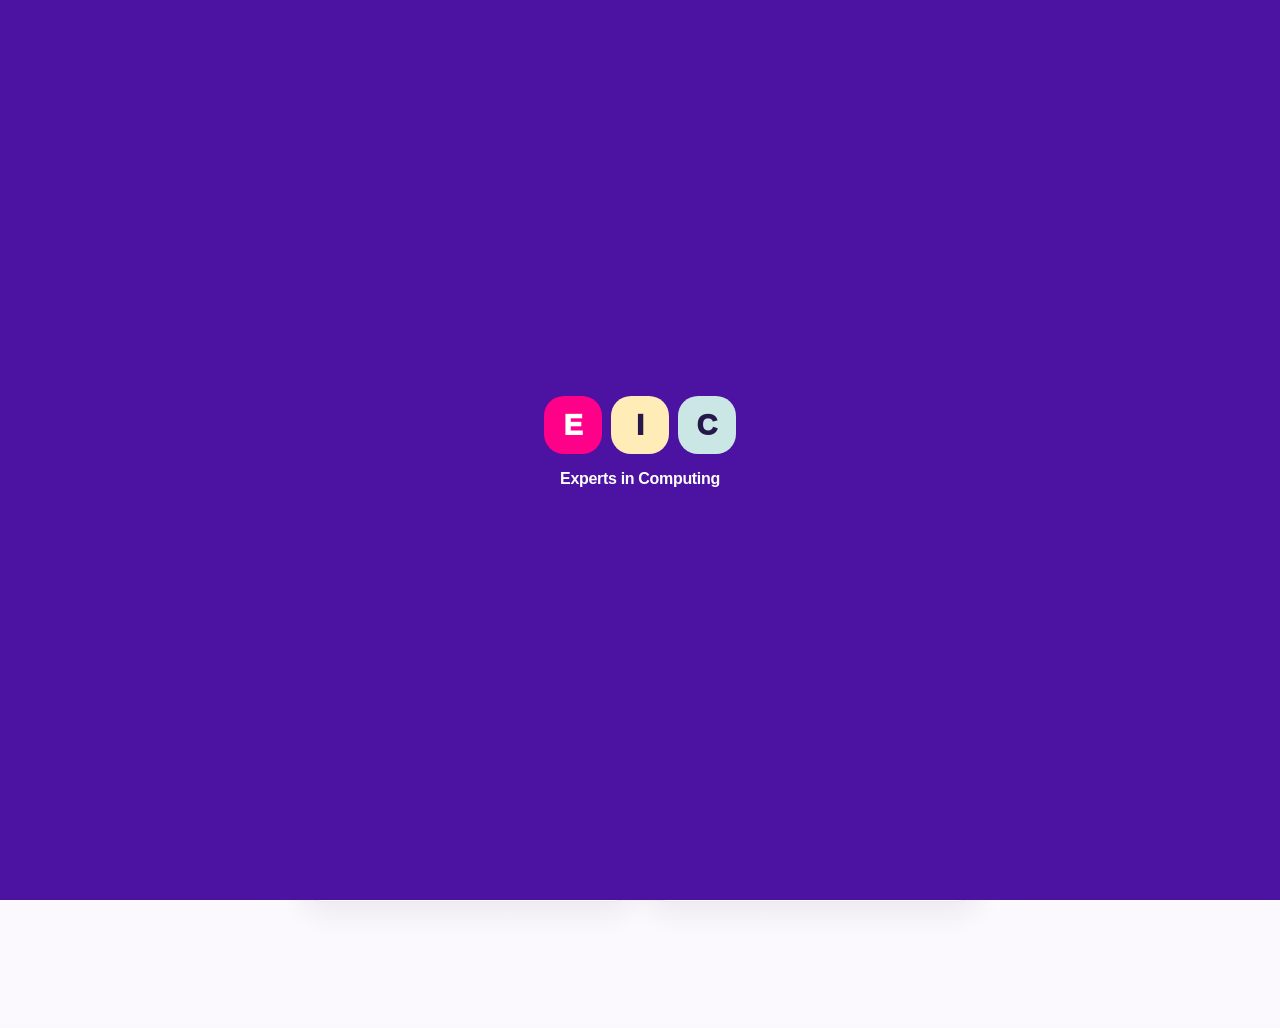
<file: Index.html>
<!doctype html>
<html lang="en">
<head>
  <meta charset="utf-8" />
  <meta name="viewport" content="width=device-width, initial-scale=1, viewport-fit=cover" />
  <meta name="theme-color" content="#4c12a1" />
  <meta name="apple-mobile-web-app-capable" content="yes" />
  <meta name="apple-mobile-web-app-status-bar-style" content="black-translucent" />
  <meta name="apple-mobile-web-app-title" content="EIC Event" />
  <meta name="description" content="Experts in Computing event companion and personalised group timetable." />
  <title>Experts in Computing</title>
  <link rel="apple-touch-icon" href="[data-uri]" />
  <link rel="icon" href="[data-uri]" />
  <style>
:root{--purple:#4c12a1;--deep:#26184a;--pink:#ff0088;--yellow:#ffecb7;--blue:#cae7e6;--lilac:#cfc8f7;--blush:#f9d2e5;--ink:#211533;--muted:#70667d;--surface:#fff;--line:rgba(76,18,161,.1);--shadow:0 18px 50px rgba(38,24,74,.13);--safe-top:env(safe-area-inset-top);--safe-bottom:env(safe-area-inset-bottom)}
*{box-sizing:border-box}html{background:#f7f4fb}body{margin:0;min-height:100vh;font-family:"Currys Sans","Aptos","Segoe UI",Arial,sans-serif;color:var(--ink);background:linear-gradient(180deg,#f6f1ff 0,#fff 32%,#faf8fc 100%);-webkit-font-smoothing:antialiased}button,select,a{font:inherit}.hidden{display:none!important}
.splash{position:fixed;inset:0;z-index:100;background:var(--purple);display:grid;place-content:center;text-align:center;color:#fff;transition:opacity .45s,visibility .45s}.splash.hide{opacity:0;visibility:hidden}.splash-mark{display:flex;gap:9px;justify-content:center}.splash-mark span{display:grid;place-items:center;width:58px;height:58px;border-radius:20px;font-weight:950;font-size:1.8rem}.splash-mark span:nth-child(1){background:var(--pink)}.splash-mark span:nth-child(2){background:var(--yellow);color:var(--deep)}.splash-mark span:nth-child(3){background:var(--blue);color:var(--deep)}.splash p{font-weight:850;letter-spacing:-.02em}
.app-frame{min-height:100vh;padding-bottom:calc(88px + var(--safe-bottom))}.topbar{position:sticky;top:0;z-index:20;height:calc(72px + var(--safe-top));padding:var(--safe-top) 18px 0;display:flex;align-items:center;gap:12px;background:rgba(255,255,255,.88);backdrop-filter:blur(18px);border-bottom:1px solid var(--line)}.logo-button{border:0;background:transparent;padding:0;display:block}.logo-button img{width:48px;height:48px;display:block}.topbar-title{min-width:0;flex:1}.topbar-title strong,.topbar-title span{display:block}.topbar-title strong{font-size:.98rem}.topbar-title span{color:var(--muted);font-size:.78rem;margin-top:2px}.icon-button{width:44px;height:44px;border:0;border-radius:15px;background:#f1ecfb;color:var(--purple);display:grid;place-items:center}.icon-button svg{width:22px;fill:none;stroke:currentColor;stroke-width:2;stroke-linecap:round;stroke-linejoin:round}
main{width:min(820px,100%);margin:0 auto}.view{display:none;padding:18px 16px 24px;animation:fade .2s ease}.view.active{display:block}@keyframes fade{from{opacity:.35;transform:translateY(5px)}}
.hero{position:relative;overflow:hidden;min-height:310px;border-radius:30px;padding:32px 26px;background:linear-gradient(145deg,var(--purple),var(--deep));color:white;box-shadow:0 24px 58px rgba(38,24,74,.25)}.splash-orb{position:absolute;border-radius:50%}.orb-one{width:190px;height:190px;right:-65px;top:-70px;background:var(--pink)}.orb-two{width:105px;height:105px;right:58px;bottom:-42px;background:var(--yellow)}.orb-three{width:60px;height:60px;right:10px;bottom:52px;background:var(--blue)}.hero>*:not(.splash-orb){position:relative;z-index:1}.eyebrow{margin:0 0 8px;color:var(--pink);font-size:.72rem;letter-spacing:.11em;text-transform:uppercase;font-weight:950}.eyebrow.light{color:var(--yellow)}.hero h1{margin:0;max-width:500px;font-size:clamp(3rem,13vw,5.2rem);line-height:.88;letter-spacing:-.075em}.hero h1 em{font-style:normal;color:var(--yellow)}.hero-text{max-width:510px;margin:22px 0 0;color:rgba(255,255,255,.84);line-height:1.5;font-size:1rem}
.selection-card{position:relative;margin:-34px 14px 0;padding:22px;border-radius:26px;background:var(--surface);box-shadow:var(--shadow);z-index:3}.step-label{display:flex;align-items:center;gap:10px;margin-bottom:18px;font-weight:900;color:var(--purple)}.step-label span{width:28px;height:28px;border-radius:10px;background:var(--pink);color:#fff;display:grid;place-items:center;font-size:.8rem}.input-label{display:block;margin:13px 0 7px;font-size:.82rem;font-weight:850;color:var(--muted)}.select-wrap{position:relative}.select-wrap:after{content:"⌄";position:absolute;right:16px;top:50%;transform:translateY(-56%);pointer-events:none;color:var(--purple);font-weight:900}select{width:100%;height:56px;border:1px solid var(--line);border-radius:17px;background:#faf8fd;color:var(--ink);padding:0 44px 0 15px;appearance:none;font-weight:760;outline:0}select:focus{border-color:var(--pink);box-shadow:0 0 0 3px rgba(255,0,136,.12)}.primary-button{width:100%;min-height:56px;margin-top:18px;border:0;border-radius:17px;background:var(--pink);color:#fff;font-weight:950;display:flex;align-items:center;justify-content:center;gap:12px;box-shadow:0 13px 28px rgba(255,0,136,.23)}.primary-button span{font-size:1.25rem}.primary-button.compact{width:auto;padding:0 22px;margin-left:auto;margin-right:auto}.privacy-note{display:flex;align-items:center;justify-content:center;gap:7px;margin:13px 0 0;color:var(--muted);font-size:.77rem}.privacy-note span{color:#2b8a4b;font-weight:900}.quick-grid{display:grid;grid-template-columns:1fr 1fr;gap:13px;margin-top:18px}.quick-card{border:1px solid var(--line);border-radius:22px;background:#fff;padding:19px;text-align:left;box-shadow:0 12px 28px rgba(38,24,74,.07)}.quick-card strong,.quick-card small{display:block}.quick-card strong{margin-top:12px;color:var(--purple)}.quick-card small{margin-top:4px;color:var(--muted)}.quick-icon{width:42px;height:42px;border-radius:14px;display:grid;place-items:center;font-size:1.25rem;background:var(--lilac);color:var(--purple)}.quick-card:nth-child(2) .quick-icon{background:var(--yellow)}
.page-head,.day-head{padding:10px 5px 18px}.page-head h2,.day-head h2{margin:0;color:var(--purple);font-size:2.35rem;line-height:1;letter-spacing:-.055em}.page-head>p:last-child,.day-head>div>p:last-child{color:var(--muted);line-height:1.45}.day-head{display:flex;justify-content:space-between;align-items:flex-start;gap:15px}.small-button{border:0;background:#ede6f8;color:var(--purple);border-radius:14px;padding:10px 13px;font-weight:850}.empty-state{text-align:center;background:#fff;border:1px solid var(--line);border-radius:28px;padding:50px 24px;box-shadow:var(--shadow)}.empty-state>span{font-size:2.7rem}.empty-state h2{color:var(--purple);margin:14px 0 7px}.empty-state p{color:var(--muted);line-height:1.45}.now-card{position:relative;overflow:hidden;border-radius:24px;padding:20px;background:linear-gradient(135deg,var(--purple),var(--deep));color:#fff;box-shadow:0 18px 40px rgba(38,24,74,.22)}.now-card:after{content:"";position:absolute;width:110px;height:110px;border-radius:50%;right:-35px;top:-40px;background:var(--pink)}.now-card>*{position:relative;z-index:1}.now-card .now-label{font-size:.7rem;text-transform:uppercase;letter-spacing:.1em;color:var(--yellow);font-weight:950}.now-card h3{margin:7px 0 3px;font-size:1.7rem}.now-card p{margin:0;color:rgba(255,255,255,.78)}.progress-shell{margin:15px 0;background:#fff;border:1px solid var(--line);border-radius:20px;padding:15px}.progress-copy{display:flex;justify-content:space-between;font-size:.8rem;font-weight:850}.progress-copy span{color:var(--muted)}.progress-track{height:8px;background:#eee8f7;border-radius:99px;margin-top:10px;overflow:hidden}.progress-track div{height:100%;width:0;background:linear-gradient(90deg,var(--purple),var(--pink));border-radius:inherit;transition:width .4s}.timeline{display:grid;gap:11px}.session-card{position:relative;display:grid;grid-template-columns:74px 1fr;gap:14px;padding:16px;border:1px solid var(--line);border-radius:22px;background:#fff;box-shadow:0 10px 26px rgba(38,24,74,.065)}.session-card.current{border:2px solid var(--pink);box-shadow:0 15px 34px rgba(255,0,136,.15)}.session-card.done{opacity:.58}.session-card.break{background:linear-gradient(135deg,#fff9e9,var(--yellow))}.session-card.plenary{background:linear-gradient(135deg,#f7f3ff,#eee8ff)}.time-block{font-weight:950;color:var(--deep);font-size:.9rem;line-height:1.22}.time-block small{display:block;color:var(--muted);font-size:.68rem;margin-top:3px}.session-card h3{margin:2px 0 4px;color:var(--purple);font-size:1.18rem}.session-kind{font-size:.65rem;letter-spacing:.1em;text-transform:uppercase;font-weight:950;color:var(--pink)}.session-meta{margin:0;color:var(--muted);font-size:.82rem}.feedback-link{display:inline-flex;margin-top:10px;color:var(--purple);font-size:.78rem;font-weight:900;text-decoration:none;background:#eee8f7;padding:8px 10px;border-radius:10px}.status-dot{position:absolute;right:13px;top:13px;width:9px;height:9px;border-radius:50%;background:var(--pink);box-shadow:0 0 0 5px rgba(255,0,136,.12)}
.venue-hero{display:flex;align-items:center;gap:17px;border-radius:26px;padding:22px;background:linear-gradient(135deg,var(--blue),#e8f8f7)}.venue-pin{width:58px;height:58px;border-radius:19px;display:grid;place-items:center;background:var(--purple);color:white;font-size:1.55rem}.venue-hero strong{color:var(--pink);font-size:.72rem;text-transform:uppercase;letter-spacing:.1em}.venue-hero h3{margin:4px 0;color:var(--purple);font-size:1.45rem}.venue-hero p{margin:0;color:var(--muted);font-size:.86rem}.location-list{display:grid;gap:10px;margin-top:14px}.location-card{display:flex;gap:14px;align-items:center;border:1px solid var(--line);border-radius:20px;background:#fff;padding:15px}.room-number{width:45px;height:45px;flex:none;border-radius:14px;background:#eee8f7;display:grid;place-items:center;color:var(--purple);font-weight:950}.location-card strong,.location-card small{display:block}.location-card small{color:var(--muted);margin-top:3px}.help-card{display:flex;gap:13px;margin-top:14px;padding:18px;border-radius:22px;background:var(--deep);color:#fff}.help-card>span{width:40px;height:40px;flex:none;border-radius:50%;display:grid;place-items:center;background:var(--yellow);color:var(--deep);font-weight:950}.help-card p{margin:4px 0 0;color:rgba(255,255,255,.72);line-height:1.4;font-size:.85rem}
.supplier-grid{display:grid;grid-template-columns:1fr 1fr;gap:12px}.supplier-card{min-height:140px;display:flex;flex-direction:column;justify-content:space-between;border:1px solid var(--line);border-radius:23px;padding:17px;background:#fff;box-shadow:0 10px 26px rgba(38,24,74,.06)}.supplier-monogram{width:45px;height:45px;border-radius:14px;display:grid;place-items:center;font-weight:950;color:var(--deep);background:var(--yellow)}.supplier-card:nth-child(3n+2) .supplier-monogram{background:var(--blue)}.supplier-card:nth-child(3n) .supplier-monogram{background:var(--blush)}.supplier-card strong{font-size:1.05rem;color:var(--purple)}.supplier-card small{display:block;margin-top:3px;color:var(--muted)}
.bottom-nav{position:fixed;z-index:30;left:50%;transform:translateX(-50%);bottom:0;width:min(820px,100%);height:calc(72px + var(--safe-bottom));padding:7px 8px var(--safe-bottom);display:grid;grid-template-columns:repeat(4,1fr);background:rgba(255,255,255,.94);backdrop-filter:blur(18px);border-top:1px solid var(--line)}.bottom-nav button{border:0;background:transparent;color:#8a8292;border-radius:15px;display:flex;flex-direction:column;justify-content:center;align-items:center;gap:3px}.bottom-nav button span{font-size:1.25rem;line-height:1}.bottom-nav button small{font-size:.68rem;font-weight:800}.bottom-nav button.active{color:var(--purple);background:#f1ecf8}.toast{position:fixed;left:50%;bottom:calc(86px + var(--safe-bottom));transform:translate(-50%,20px);z-index:50;background:var(--deep);color:#fff;padding:11px 16px;border-radius:14px;font-size:.82rem;opacity:0;pointer-events:none;transition:.25s;white-space:nowrap}.toast.show{opacity:1;transform:translate(-50%,0)}
@media(min-width:700px){.view{padding:28px 28px 38px}.selection-card{margin:-45px 44px 0;padding:28px}.quick-grid{margin-left:44px;margin-right:44px}.supplier-grid{grid-template-columns:repeat(3,1fr)}.timeline .session-card{grid-template-columns:105px 1fr}.hero{padding:45px}.topbar{padding-left:30px;padding-right:30px}}
@media(prefers-reduced-motion:reduce){*{scroll-behavior:auto!important;animation:none!important;transition:none!important}}

</style>
</head>
<body>
  <div class="splash" id="splash" aria-hidden="true">
    <div class="splash-mark"><span>E</span><span>I</span><span>C</span></div>
    <p>Experts in Computing</p>
  </div>

  <div class="app-frame">
    <header class="topbar">
      <button class="logo-button" data-nav="home" aria-label="Go to Home">
        <img src="[data-uri]" alt="Currys" />
      </button>
      <div class="topbar-title">
        <strong>Experts in Computing</strong>
        <span>New Term Event</span>
      </div>
      <span class="topbar-spacer" aria-hidden="true"></span>
    </header>

    <main id="mainContent">
      <section class="view active" id="homeView" data-view="home">
        <div class="hero">
          <div class="splash-orb orb-one"></div><div class="splash-orb orb-two"></div><div class="splash-orb orb-three"></div>
          <p class="eyebrow light">Event companion</p>
          <h1>Your day,<br><em>sorted.</em></h1>
          <p class="hero-text">Choose your event date and group once. We’ll remember them on this device and show exactly where you need to be.</p>
        </div>

        <form id="lookupForm" class="selection-card">
          <div class="step-label"><span>1</span> Select your event details</div>
          <label class="input-label" for="daySelect">Event day</label>
          <div class="select-wrap"><select id="daySelect" required></select></div>
          <label class="input-label" for="groupSelect">Group</label>
          <div class="select-wrap"><select id="groupSelect" required></select></div>
          <button class="primary-button" type="submit">View my day <span>→</span></button>
          <p class="privacy-note"><span>✓</span> No payroll number or personal data required.</p>
        </form>

        <div class="quick-grid">
          <button class="quick-card" data-nav="venue"><span class="quick-icon">⌖</span><strong>Venue guide</strong><small>Useful locations</small></button>
          <button class="quick-card" data-nav="suppliers"><span class="quick-icon">✦</span><strong>Suppliers</strong><small>Who you’ll meet</small></button>
        </div>
      </section>

      <section class="view" id="dayView" data-view="day">
        <div id="dayEmpty" class="empty-state">
          <span>📅</span><h2>Your timetable is waiting</h2><p>Select your day and group on the Home screen first.</p>
          <button class="primary-button compact" data-nav="home">Choose my group</button>
        </div>
        <div id="dayContent" class="hidden">
          <div class="day-head">
            <div><p class="eyebrow">My timetable</p><h2 id="dayGroup"></h2><p id="dayDate"></p></div>
            <button class="small-button" id="changeSelection">Change</button>
          </div>
          <div id="nowCard" class="now-card hidden"></div>
          <div class="progress-shell"><div class="progress-copy"><span>Day progress</span><strong id="progressText">0%</strong></div><div class="progress-track"><div id="progressBar"></div></div></div>
          <div id="timeline" class="timeline"></div>
        </div>
      </section>

      <section class="view" id="venueView" data-view="venue">
        <div class="page-head"><p class="eyebrow">Find your way</p><h2>Venue guide</h2><p>Currys Academy, 4th Floor, Fort Dunlop, Birmingham, B24 9FD.</p></div>
        <div class="venue-hero"><span class="venue-pin">⌖</span><div><strong>Start here</strong><h3>Main Academy</h3><p>Registration, welcome and the final wrap-up.</p></div></div>
        <div class="location-list" id="locationList"></div>
        <article class="help-card"><span>?</span><div><strong>Need help?</strong><p>Ask any member of the event team or return to registration in the Main Academy.</p></div></article>
      </section>

      <section class="view" id="suppliersView" data-view="suppliers">
        <div class="page-head"><p class="eyebrow">Meet the experts</p><h2>Supplier sessions</h2><p>Nine focused sessions across the day, with practical demos and product knowledge.</p></div>
        <div class="supplier-grid" id="supplierGrid"></div>
      </section>
    </main>

    <nav class="bottom-nav" aria-label="Main navigation">
      <button class="active" data-nav="home"><span>⌂</span><small>Home</small></button>
      <button data-nav="day"><span>▣</span><small>My Day</small></button>
      <button data-nav="venue"><span>⌖</span><small>Venue</small></button>
      <button data-nav="suppliers"><span>✦</span><small>Suppliers</small></button>
    </nav>
  </div>

  <div class="toast" id="toast" role="status"></div>
  <script>
const eventConfig={eventName:"Experts in Computing – New Term Event",venue:"Currys Academy, Fort Dunlop",feedback:{welcome:"https://forms.office.com/Pages/ResponsePage.aspx?id=replace-welcome-feedback",supplier:"https://forms.office.com/Pages/ResponsePage.aspx?id=replace-supplier-feedback",overall:"https://forms.office.com/Pages/ResponsePage.aspx?id=replace-overall-feedback"}};
const eventDays=["Monday 13th July 2026","Tuesday 14th July 2026","Wednesday 15th July 2026","Thursday 16th July 2026","Friday 17th July 2026"];
const sessions={welcome:{title:"Welcome & event briefing",room:"Main Academy",type:"Plenary"},break1:{title:"Morning break",room:"Breakout area",type:"Break"},lunch:{title:"Lunch",room:"Breakout area",type:"Break"},break2:{title:"Afternoon break",room:"Breakout area",type:"Break"},close:{title:"Wrap up & final feedback",room:"Main Academy",type:"Plenary"},logitech:{title:"Logitech",room:"Room 1",type:"Supplier"},gigabyte:{title:"Gigabyte",room:"Room 2",type:"Supplier"},msi:{title:"MSI",room:"Room 3",type:"Supplier"},asus:{title:"ASUS",room:"Room 4",type:"Supplier"},acer:{title:"Acer",room:"Room 5",type:"Supplier"},norton:{title:"Norton",room:"Room 6",type:"Supplier"},funnivation:{title:"Funnivation",room:"Room 7",type:"Supplier"},glorious:{title:"Glorious",room:"Room 8",type:"Supplier"},intel:{title:"Intel",room:"Room 9",type:"Supplier"}};
const timeSlots=[{time:"09:15 - 09:50",fixed:"welcome"},{time:"10:00 - 10:25"},{time:"10:30 - 10:55"},{time:"11:00 - 11:25"},{time:"11:30 - 11:45",fixed:"break1"},{time:"11:50 - 12:15"},{time:"12:20 - 12:45"},{time:"12:45 - 13:30",fixed:"lunch"},{time:"13:35 - 14:00"},{time:"14:05 - 14:30"},{time:"14:35 - 15:00",fixed:"break2"},{time:"15:05 - 15:30"},{time:"15:35 - 16:00"},{time:"16:10 - 16:45",fixed:"close"}];
const rotations={"Group 1 - The RGB Elites":["logitech","gigabyte","msi","asus","acer","norton","funnivation","glorious","intel"],"Group 2 - The RTX Raiders":["gigabyte","msi","asus","acer","norton","funnivation","glorious","intel","logitech"],"Group 3 - CTRL+ALT+WIN":["msi","asus","acer","norton","funnivation","glorious","intel","logitech","gigabyte"],"Group 4 - The Loading Screens":["asus","acer","norton","funnivation","glorious","intel","logitech","gigabyte","msi"],"Group 5 - The Keyboard Warriors":["acer","norton","funnivation","glorious","intel","logitech","gigabyte","msi","asus"],"Group 6 - The 8-bit Bandits":["norton","funnivation","glorious","intel","logitech","gigabyte","msi","asus","acer"],"Group 7 - The Respawn Rangers":["funnivation","glorious","intel","logitech","gigabyte","msi","asus","acer","norton"],"Group 8 - DLC":["glorious","intel","logitech","gigabyte","msi","asus","acer","norton","funnivation"]};
const $=s=>document.querySelector(s);const $$=s=>[...document.querySelectorAll(s)];
let deferredPrompt=null;let chosenDay=localStorage.getItem("eic-day")||"";let chosenGroup=localStorage.getItem("eic-group")||"";
function populate(select,values){select.innerHTML='<option value="">Please select</option>'+values.map(v=>`<option value="${v}">${v}</option>`).join("")}
populate($("#daySelect"),eventDays);populate($("#groupSelect"),Object.keys(rotations));$("#daySelect").value=chosenDay;$("#groupSelect").value=chosenGroup;
setTimeout(()=>$("#splash").classList.add("hide"),650);
function navigate(view){$$('.view').forEach(v=>v.classList.toggle('active',v.dataset.view===view));$$('[data-nav]').forEach(b=>{if(b.closest('.bottom-nav'))b.classList.toggle('active',b.dataset.nav===view)});window.scrollTo({top:0,behavior:'smooth'});if(view==='day')renderDay()}
$$('[data-nav]').forEach(b=>b.addEventListener('click',()=>navigate(b.dataset.nav)));
$("#lookupForm").addEventListener("submit",e=>{e.preventDefault();chosenDay=$("#daySelect").value;chosenGroup=$("#groupSelect").value;localStorage.setItem("eic-day",chosenDay);localStorage.setItem("eic-group",chosenGroup);toast("Your timetable has been saved");navigate("day")});
$("#changeSelection").addEventListener("click",()=>navigate("home"));
function buildTimetable(group){let i=0;return timeSlots.map(slot=>{const key=slot.fixed||rotations[group][i++];return{...slot,...sessions[key],sessionKey:key}})}
function parseTime(dateLabel,range,end=false){const dateMap={"Monday 13th July 2026":"2026-07-13","Tuesday 14th July 2026":"2026-07-14","Wednesday 15th July 2026":"2026-07-15","Thursday 16th July 2026":"2026-07-16","Friday 17th July 2026":"2026-07-17"};const part=range.split(" - ")[end?1:0];return new Date(`${dateMap[dateLabel]}T${part}:00`)}
function feedbackUrl(s){if(s.sessionKey==='welcome')return eventConfig.feedback.welcome;if(s.sessionKey==='close')return eventConfig.feedback.overall;if(s.type==='Supplier'){const p=new URLSearchParams({session:s.title,group:chosenGroup,eventDay:chosenDay});return `${eventConfig.feedback.supplier}&${p}`}return null}
function renderDay(){if(!chosenDay||!chosenGroup){$("#dayEmpty").classList.remove("hidden");$("#dayContent").classList.add("hidden");return}$("#dayEmpty").classList.add("hidden");$("#dayContent").classList.remove("hidden");$("#dayGroup").textContent=chosenGroup;$("#dayDate").textContent=chosenDay;const now=new Date();const timetable=buildTimetable(chosenGroup);let completed=0,current=null;$("#timeline").innerHTML=timetable.map(s=>{const start=parseTime(chosenDay,s.time),end=parseTime(chosenDay,s.time,true);const done=now>end;const active=now>=start&&now<=end;if(done)completed++;if(active)current=s;const url=feedbackUrl(s);return `<article class="session-card ${s.type.toLowerCase()} ${done?'done':''} ${active?'current':''}">${active?'<span class="status-dot"></span>':''}<div class="time-block">${s.time.split(' - ')[0]}<small>${s.time.split(' - ')[1]}</small></div><div><span class="session-kind">${active?'Happening now · ':''}${s.type}</span><h3>${s.title}</h3><p class="session-meta">${s.room}</p>${url?`<a class="feedback-link" href="${url}" target="_blank" rel="noopener">Give feedback →</a>`:''}</div></article>`}).join('');const percent=Math.round(completed/timetable.length*100);$("#progressBar").style.width=`${percent}%`;$("#progressText").textContent=`${percent}%`;if(current){$("#nowCard").classList.remove("hidden");$("#nowCard").innerHTML=`<span class="now-label">Happening now</span><h3>${current.title}</h3><p>${current.room} · until ${current.time.split(' - ')[1]}</p>`}else $("#nowCard").classList.add("hidden")}
const supplierKeys=Object.keys(sessions).filter(k=>sessions[k].type==='Supplier');$("#supplierGrid").innerHTML=supplierKeys.map(k=>`<article class="supplier-card"><div class="supplier-monogram">${sessions[k].title.slice(0,2).toUpperCase()}</div><div><strong>${sessions[k].title}</strong><small>${sessions[k].room}</small></div></article>`).join('');$("#locationList").innerHTML=supplierKeys.map(k=>`<article class="location-card"><span class="room-number">${sessions[k].room.replace('Room ','')}</span><div><strong>${sessions[k].room}</strong><small>${sessions[k].title} session</small></div></article>`).join('');
function toast(message){const t=$("#toast");t.textContent=message;t.classList.add("show");setTimeout(()=>t.classList.remove("show"),2100)}
await deferredPrompt.userChoice;deferredPrompt=null;$("#installButton").classList.add('hidden')});


</script>
</body>
</html>
</file>
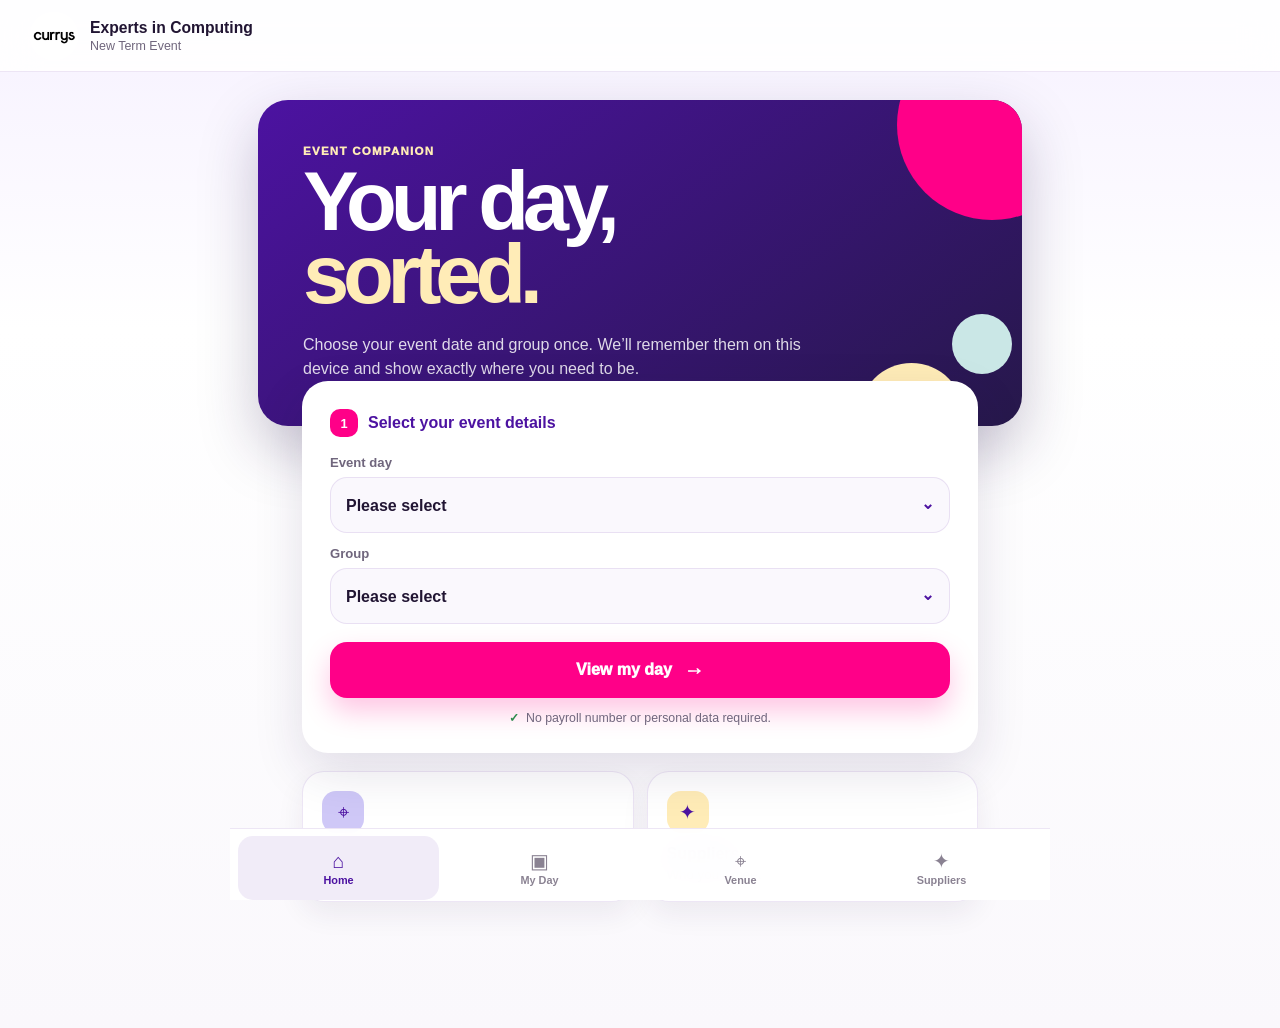
<file: index-fixed.html>
<!doctype html>
<html lang="en">
<head>
  <meta charset="utf-8" />
  <meta name="viewport" content="width=device-width, initial-scale=1, viewport-fit=cover" />
  <meta name="theme-color" content="#4c12a1" />
  <meta name="apple-mobile-web-app-capable" content="yes" />
  <meta name="apple-mobile-web-app-status-bar-style" content="black-translucent" />
  <meta name="apple-mobile-web-app-title" content="EIC Event" />
  <meta name="description" content="Experts in Computing event companion and personalised group timetable." />
  <title>Experts in Computing</title>
  <link rel="apple-touch-icon" href="[data-uri]" />
  <link rel="icon" href="[data-uri]" />
  <style>
:root{--purple:#4c12a1;--deep:#26184a;--pink:#ff0088;--yellow:#ffecb7;--blue:#cae7e6;--lilac:#cfc8f7;--blush:#f9d2e5;--ink:#211533;--muted:#70667d;--surface:#fff;--line:rgba(76,18,161,.1);--shadow:0 18px 50px rgba(38,24,74,.13);--safe-top:env(safe-area-inset-top);--safe-bottom:env(safe-area-inset-bottom)}
*{box-sizing:border-box}html{background:#f7f4fb}body{margin:0;min-height:100vh;font-family:"Currys Sans","Aptos","Segoe UI",Arial,sans-serif;color:var(--ink);background:linear-gradient(180deg,#f6f1ff 0,#fff 32%,#faf8fc 100%);-webkit-font-smoothing:antialiased}button,select,a{font:inherit}.hidden{display:none!important}
.splash{position:fixed;inset:0;z-index:100;background:var(--purple);display:grid;place-content:center;text-align:center;color:#fff;transition:opacity .45s,visibility .45s}.splash.hide{opacity:0;visibility:hidden}.splash-mark{display:flex;gap:9px;justify-content:center}.splash-mark span{display:grid;place-items:center;width:58px;height:58px;border-radius:20px;font-weight:950;font-size:1.8rem}.splash-mark span:nth-child(1){background:var(--pink)}.splash-mark span:nth-child(2){background:var(--yellow);color:var(--deep)}.splash-mark span:nth-child(3){background:var(--blue);color:var(--deep)}.splash p{font-weight:850;letter-spacing:-.02em}
.app-frame{min-height:100vh;padding-bottom:calc(88px + var(--safe-bottom))}.topbar{position:sticky;top:0;z-index:20;height:calc(72px + var(--safe-top));padding:var(--safe-top) 18px 0;display:flex;align-items:center;gap:12px;background:rgba(255,255,255,.88);backdrop-filter:blur(18px);border-bottom:1px solid var(--line)}.logo-button{border:0;background:transparent;padding:0;display:block}.logo-button img{width:48px;height:48px;display:block}.topbar-title{min-width:0;flex:1}.topbar-title strong,.topbar-title span{display:block}.topbar-title strong{font-size:.98rem}.topbar-title span{color:var(--muted);font-size:.78rem;margin-top:2px}.icon-button{width:44px;height:44px;border:0;border-radius:15px;background:#f1ecfb;color:var(--purple);display:grid;place-items:center}.icon-button svg{width:22px;fill:none;stroke:currentColor;stroke-width:2;stroke-linecap:round;stroke-linejoin:round}
main{width:min(820px,100%);margin:0 auto}.view{display:none;padding:18px 16px 24px;animation:fade .2s ease}.view.active{display:block}@keyframes fade{from{opacity:.35;transform:translateY(5px)}}
.hero{position:relative;overflow:hidden;min-height:310px;border-radius:30px;padding:32px 26px;background:linear-gradient(145deg,var(--purple),var(--deep));color:white;box-shadow:0 24px 58px rgba(38,24,74,.25)}.splash-orb{position:absolute;border-radius:50%}.orb-one{width:190px;height:190px;right:-65px;top:-70px;background:var(--pink)}.orb-two{width:105px;height:105px;right:58px;bottom:-42px;background:var(--yellow)}.orb-three{width:60px;height:60px;right:10px;bottom:52px;background:var(--blue)}.hero>*:not(.splash-orb){position:relative;z-index:1}.eyebrow{margin:0 0 8px;color:var(--pink);font-size:.72rem;letter-spacing:.11em;text-transform:uppercase;font-weight:950}.eyebrow.light{color:var(--yellow)}.hero h1{margin:0;max-width:500px;font-size:clamp(3rem,13vw,5.2rem);line-height:.88;letter-spacing:-.075em}.hero h1 em{font-style:normal;color:var(--yellow)}.hero-text{max-width:510px;margin:22px 0 0;color:rgba(255,255,255,.84);line-height:1.5;font-size:1rem}
.selection-card{position:relative;margin:-34px 14px 0;padding:22px;border-radius:26px;background:var(--surface);box-shadow:var(--shadow);z-index:3}.step-label{display:flex;align-items:center;gap:10px;margin-bottom:18px;font-weight:900;color:var(--purple)}.step-label span{width:28px;height:28px;border-radius:10px;background:var(--pink);color:#fff;display:grid;place-items:center;font-size:.8rem}.input-label{display:block;margin:13px 0 7px;font-size:.82rem;font-weight:850;color:var(--muted)}.select-wrap{position:relative}.select-wrap:after{content:"⌄";position:absolute;right:16px;top:50%;transform:translateY(-56%);pointer-events:none;color:var(--purple);font-weight:900}select{width:100%;height:56px;border:1px solid var(--line);border-radius:17px;background:#faf8fd;color:var(--ink);padding:0 44px 0 15px;appearance:none;font-weight:760;outline:0}select:focus{border-color:var(--pink);box-shadow:0 0 0 3px rgba(255,0,136,.12)}.primary-button{width:100%;min-height:56px;margin-top:18px;border:0;border-radius:17px;background:var(--pink);color:#fff;font-weight:950;display:flex;align-items:center;justify-content:center;gap:12px;box-shadow:0 13px 28px rgba(255,0,136,.23)}.primary-button span{font-size:1.25rem}.primary-button.compact{width:auto;padding:0 22px;margin-left:auto;margin-right:auto}.privacy-note{display:flex;align-items:center;justify-content:center;gap:7px;margin:13px 0 0;color:var(--muted);font-size:.77rem}.privacy-note span{color:#2b8a4b;font-weight:900}.quick-grid{display:grid;grid-template-columns:1fr 1fr;gap:13px;margin-top:18px}.quick-card{border:1px solid var(--line);border-radius:22px;background:#fff;padding:19px;text-align:left;box-shadow:0 12px 28px rgba(38,24,74,.07)}.quick-card strong,.quick-card small{display:block}.quick-card strong{margin-top:12px;color:var(--purple)}.quick-card small{margin-top:4px;color:var(--muted)}.quick-icon{width:42px;height:42px;border-radius:14px;display:grid;place-items:center;font-size:1.25rem;background:var(--lilac);color:var(--purple)}.quick-card:nth-child(2) .quick-icon{background:var(--yellow)}
.page-head,.day-head{padding:10px 5px 18px}.page-head h2,.day-head h2{margin:0;color:var(--purple);font-size:2.35rem;line-height:1;letter-spacing:-.055em}.page-head>p:last-child,.day-head>div>p:last-child{color:var(--muted);line-height:1.45}.day-head{display:flex;justify-content:space-between;align-items:flex-start;gap:15px}.small-button{border:0;background:#ede6f8;color:var(--purple);border-radius:14px;padding:10px 13px;font-weight:850}.empty-state{text-align:center;background:#fff;border:1px solid var(--line);border-radius:28px;padding:50px 24px;box-shadow:var(--shadow)}.empty-state>span{font-size:2.7rem}.empty-state h2{color:var(--purple);margin:14px 0 7px}.empty-state p{color:var(--muted);line-height:1.45}.now-card{position:relative;overflow:hidden;border-radius:24px;padding:20px;background:linear-gradient(135deg,var(--purple),var(--deep));color:#fff;box-shadow:0 18px 40px rgba(38,24,74,.22)}.now-card:after{content:"";position:absolute;width:110px;height:110px;border-radius:50%;right:-35px;top:-40px;background:var(--pink)}.now-card>*{position:relative;z-index:1}.now-card .now-label{font-size:.7rem;text-transform:uppercase;letter-spacing:.1em;color:var(--yellow);font-weight:950}.now-card h3{margin:7px 0 3px;font-size:1.7rem}.now-card p{margin:0;color:rgba(255,255,255,.78)}.progress-shell{margin:15px 0;background:#fff;border:1px solid var(--line);border-radius:20px;padding:15px}.progress-copy{display:flex;justify-content:space-between;font-size:.8rem;font-weight:850}.progress-copy span{color:var(--muted)}.progress-track{height:8px;background:#eee8f7;border-radius:99px;margin-top:10px;overflow:hidden}.progress-track div{height:100%;width:0;background:linear-gradient(90deg,var(--purple),var(--pink));border-radius:inherit;transition:width .4s}.timeline{display:grid;gap:11px}.session-card{position:relative;display:grid;grid-template-columns:74px 1fr;gap:14px;padding:16px;border:1px solid var(--line);border-radius:22px;background:#fff;box-shadow:0 10px 26px rgba(38,24,74,.065)}.session-card.current{border:2px solid var(--pink);box-shadow:0 15px 34px rgba(255,0,136,.15)}.session-card.done{opacity:.58}.session-card.break{background:linear-gradient(135deg,#fff9e9,var(--yellow))}.session-card.plenary{background:linear-gradient(135deg,#f7f3ff,#eee8ff)}.time-block{font-weight:950;color:var(--deep);font-size:.9rem;line-height:1.22}.time-block small{display:block;color:var(--muted);font-size:.68rem;margin-top:3px}.session-card h3{margin:2px 0 4px;color:var(--purple);font-size:1.18rem}.session-kind{font-size:.65rem;letter-spacing:.1em;text-transform:uppercase;font-weight:950;color:var(--pink)}.session-meta{margin:0;color:var(--muted);font-size:.82rem}.feedback-link{display:inline-flex;margin-top:10px;color:var(--purple);font-size:.78rem;font-weight:900;text-decoration:none;background:#eee8f7;padding:8px 10px;border-radius:10px}.status-dot{position:absolute;right:13px;top:13px;width:9px;height:9px;border-radius:50%;background:var(--pink);box-shadow:0 0 0 5px rgba(255,0,136,.12)}
.venue-hero{display:flex;align-items:center;gap:17px;border-radius:26px;padding:22px;background:linear-gradient(135deg,var(--blue),#e8f8f7)}.venue-pin{width:58px;height:58px;border-radius:19px;display:grid;place-items:center;background:var(--purple);color:white;font-size:1.55rem}.venue-hero strong{color:var(--pink);font-size:.72rem;text-transform:uppercase;letter-spacing:.1em}.venue-hero h3{margin:4px 0;color:var(--purple);font-size:1.45rem}.venue-hero p{margin:0;color:var(--muted);font-size:.86rem}.location-list{display:grid;gap:10px;margin-top:14px}.location-card{display:flex;gap:14px;align-items:center;border:1px solid var(--line);border-radius:20px;background:#fff;padding:15px}.room-number{width:45px;height:45px;flex:none;border-radius:14px;background:#eee8f7;display:grid;place-items:center;color:var(--purple);font-weight:950}.location-card strong,.location-card small{display:block}.location-card small{color:var(--muted);margin-top:3px}.help-card{display:flex;gap:13px;margin-top:14px;padding:18px;border-radius:22px;background:var(--deep);color:#fff}.help-card>span{width:40px;height:40px;flex:none;border-radius:50%;display:grid;place-items:center;background:var(--yellow);color:var(--deep);font-weight:950}.help-card p{margin:4px 0 0;color:rgba(255,255,255,.72);line-height:1.4;font-size:.85rem}
.supplier-grid{display:grid;grid-template-columns:1fr 1fr;gap:12px}.supplier-card{min-height:140px;display:flex;flex-direction:column;justify-content:space-between;border:1px solid var(--line);border-radius:23px;padding:17px;background:#fff;box-shadow:0 10px 26px rgba(38,24,74,.06)}.supplier-monogram{width:45px;height:45px;border-radius:14px;display:grid;place-items:center;font-weight:950;color:var(--deep);background:var(--yellow)}.supplier-card:nth-child(3n+2) .supplier-monogram{background:var(--blue)}.supplier-card:nth-child(3n) .supplier-monogram{background:var(--blush)}.supplier-card strong{font-size:1.05rem;color:var(--purple)}.supplier-card small{display:block;margin-top:3px;color:var(--muted)}
.bottom-nav{position:fixed;z-index:30;left:50%;transform:translateX(-50%);bottom:0;width:min(820px,100%);height:calc(72px + var(--safe-bottom));padding:7px 8px var(--safe-bottom);display:grid;grid-template-columns:repeat(4,1fr);background:rgba(255,255,255,.94);backdrop-filter:blur(18px);border-top:1px solid var(--line)}.bottom-nav button{border:0;background:transparent;color:#8a8292;border-radius:15px;display:flex;flex-direction:column;justify-content:center;align-items:center;gap:3px}.bottom-nav button span{font-size:1.25rem;line-height:1}.bottom-nav button small{font-size:.68rem;font-weight:800}.bottom-nav button.active{color:var(--purple);background:#f1ecf8}.toast{position:fixed;left:50%;bottom:calc(86px + var(--safe-bottom));transform:translate(-50%,20px);z-index:50;background:var(--deep);color:#fff;padding:11px 16px;border-radius:14px;font-size:.82rem;opacity:0;pointer-events:none;transition:.25s;white-space:nowrap}.toast.show{opacity:1;transform:translate(-50%,0)}
@media(min-width:700px){.view{padding:28px 28px 38px}.selection-card{margin:-45px 44px 0;padding:28px}.quick-grid{margin-left:44px;margin-right:44px}.supplier-grid{grid-template-columns:repeat(3,1fr)}.timeline .session-card{grid-template-columns:105px 1fr}.hero{padding:45px}.topbar{padding-left:30px;padding-right:30px}}
@media(prefers-reduced-motion:reduce){*{scroll-behavior:auto!important;animation:none!important;transition:none!important}}

</style>
</head>
<body>
  <div class="splash" id="splash" aria-hidden="true">
    <div class="splash-mark"><span>E</span><span>I</span><span>C</span></div>
    <p>Experts in Computing</p>
  </div>

  <div class="app-frame">
    <header class="topbar">
      <button class="logo-button" data-nav="home" aria-label="Go to Home">
        <img src="[data-uri]" alt="Currys" />
      </button>
      <div class="topbar-title">
        <strong>Experts in Computing</strong>
        <span>New Term Event</span>
      </div>
      <span class="topbar-spacer" aria-hidden="true"></span>
    </header>

    <main id="mainContent">
      <section class="view active" id="homeView" data-view="home">
        <div class="hero">
          <div class="splash-orb orb-one"></div><div class="splash-orb orb-two"></div><div class="splash-orb orb-three"></div>
          <p class="eyebrow light">Event companion</p>
          <h1>Your day,<br><em>sorted.</em></h1>
          <p class="hero-text">Choose your event date and group once. We’ll remember them on this device and show exactly where you need to be.</p>
        </div>

        <form id="lookupForm" class="selection-card">
          <div class="step-label"><span>1</span> Select your event details</div>
          <label class="input-label" for="daySelect">Event day</label>
          <div class="select-wrap"><select id="daySelect" required></select></div>
          <label class="input-label" for="groupSelect">Group</label>
          <div class="select-wrap"><select id="groupSelect" required></select></div>
          <button class="primary-button" type="submit">View my day <span>→</span></button>
          <p class="privacy-note"><span>✓</span> No payroll number or personal data required.</p>
        </form>

        <div class="quick-grid">
          <button class="quick-card" data-nav="venue"><span class="quick-icon">⌖</span><strong>Venue guide</strong><small>Useful locations</small></button>
          <button class="quick-card" data-nav="suppliers"><span class="quick-icon">✦</span><strong>Suppliers</strong><small>Who you’ll meet</small></button>
        </div>
      </section>

      <section class="view" id="dayView" data-view="day">
        <div id="dayEmpty" class="empty-state">
          <span>📅</span><h2>Your timetable is waiting</h2><p>Select your day and group on the Home screen first.</p>
          <button class="primary-button compact" data-nav="home">Choose my group</button>
        </div>
        <div id="dayContent" class="hidden">
          <div class="day-head">
            <div><p class="eyebrow">My timetable</p><h2 id="dayGroup"></h2><p id="dayDate"></p></div>
            <button class="small-button" id="changeSelection">Change</button>
          </div>
          <div id="nowCard" class="now-card hidden"></div>
          <div class="progress-shell"><div class="progress-copy"><span>Day progress</span><strong id="progressText">0%</strong></div><div class="progress-track"><div id="progressBar"></div></div></div>
          <div id="timeline" class="timeline"></div>
        </div>
      </section>

      <section class="view" id="venueView" data-view="venue">
        <div class="page-head"><p class="eyebrow">Find your way</p><h2>Venue guide</h2><p>Currys Academy, 4th Floor, Fort Dunlop, Birmingham, B24 9FD.</p></div>
        <div class="venue-hero"><span class="venue-pin">⌖</span><div><strong>Start here</strong><h3>Main Academy</h3><p>Registration, welcome and the final wrap-up.</p></div></div>
        <div class="location-list" id="locationList"></div>
        <article class="help-card"><span>?</span><div><strong>Need help?</strong><p>Ask any member of the event team or return to registration in the Main Academy.</p></div></article>
      </section>

      <section class="view" id="suppliersView" data-view="suppliers">
        <div class="page-head"><p class="eyebrow">Meet the experts</p><h2>Supplier sessions</h2><p>Nine focused sessions across the day, with practical demos and product knowledge.</p></div>
        <div class="supplier-grid" id="supplierGrid"></div>
      </section>
    </main>

    <nav class="bottom-nav" aria-label="Main navigation">
      <button class="active" data-nav="home"><span>⌂</span><small>Home</small></button>
      <button data-nav="day"><span>▣</span><small>My Day</small></button>
      <button data-nav="venue"><span>⌖</span><small>Venue</small></button>
      <button data-nav="suppliers"><span>✦</span><small>Suppliers</small></button>
    </nav>
  </div>

  <div class="toast" id="toast" role="status"></div>
  <script>
const eventConfig={eventName:"Experts in Computing – New Term Event",venue:"Currys Academy, Fort Dunlop",feedback:{welcome:"https://forms.office.com/Pages/ResponsePage.aspx?id=replace-welcome-feedback",supplier:"https://forms.office.com/Pages/ResponsePage.aspx?id=replace-supplier-feedback",overall:"https://forms.office.com/Pages/ResponsePage.aspx?id=replace-overall-feedback"}};
const eventDays=["Monday 13th July 2026","Tuesday 14th July 2026","Wednesday 15th July 2026","Thursday 16th July 2026","Friday 17th July 2026"];
const sessions={welcome:{title:"Welcome & event briefing",room:"Main Academy",type:"Plenary"},break1:{title:"Morning break",room:"Breakout area",type:"Break"},lunch:{title:"Lunch",room:"Breakout area",type:"Break"},break2:{title:"Afternoon break",room:"Breakout area",type:"Break"},close:{title:"Wrap up & final feedback",room:"Main Academy",type:"Plenary"},logitech:{title:"Logitech",room:"Room 1",type:"Supplier"},gigabyte:{title:"Gigabyte",room:"Room 2",type:"Supplier"},msi:{title:"MSI",room:"Room 3",type:"Supplier"},asus:{title:"ASUS",room:"Room 4",type:"Supplier"},acer:{title:"Acer",room:"Room 5",type:"Supplier"},norton:{title:"Norton",room:"Room 6",type:"Supplier"},funnivation:{title:"Funnivation",room:"Room 7",type:"Supplier"},glorious:{title:"Glorious",room:"Room 8",type:"Supplier"},intel:{title:"Intel",room:"Room 9",type:"Supplier"}};
const timeSlots=[{time:"09:15 - 09:50",fixed:"welcome"},{time:"10:00 - 10:25"},{time:"10:30 - 10:55"},{time:"11:00 - 11:25"},{time:"11:30 - 11:45",fixed:"break1"},{time:"11:50 - 12:15"},{time:"12:20 - 12:45"},{time:"12:45 - 13:30",fixed:"lunch"},{time:"13:35 - 14:00"},{time:"14:05 - 14:30"},{time:"14:35 - 15:00",fixed:"break2"},{time:"15:05 - 15:30"},{time:"15:35 - 16:00"},{time:"16:10 - 16:45",fixed:"close"}];
const rotations={"Group 1 - The RGB Elites":["logitech","gigabyte","msi","asus","acer","norton","funnivation","glorious","intel"],"Group 2 - The RTX Raiders":["gigabyte","msi","asus","acer","norton","funnivation","glorious","intel","logitech"],"Group 3 - CTRL+ALT+WIN":["msi","asus","acer","norton","funnivation","glorious","intel","logitech","gigabyte"],"Group 4 - The Loading Screens":["asus","acer","norton","funnivation","glorious","intel","logitech","gigabyte","msi"],"Group 5 - The Keyboard Warriors":["acer","norton","funnivation","glorious","intel","logitech","gigabyte","msi","asus"],"Group 6 - The 8-bit Bandits":["norton","funnivation","glorious","intel","logitech","gigabyte","msi","asus","acer"],"Group 7 - The Respawn Rangers":["funnivation","glorious","intel","logitech","gigabyte","msi","asus","acer","norton"],"Group 8 - DLC":["glorious","intel","logitech","gigabyte","msi","asus","acer","norton","funnivation"]};
const $=s=>document.querySelector(s);const $$=s=>[...document.querySelectorAll(s)];
let deferredPrompt=null;let chosenDay=localStorage.getItem("eic-day")||"";let chosenGroup=localStorage.getItem("eic-group")||"";
function populate(select,values){select.innerHTML='<option value="">Please select</option>'+values.map(v=>`<option value="${v}">${v}</option>`).join("")}
populate($("#daySelect"),eventDays);populate($("#groupSelect"),Object.keys(rotations));$("#daySelect").value=chosenDay;$("#groupSelect").value=chosenGroup;
setTimeout(()=>$("#splash").classList.add("hide"),650);
function navigate(view){$$('.view').forEach(v=>v.classList.toggle('active',v.dataset.view===view));$$('[data-nav]').forEach(b=>{if(b.closest('.bottom-nav'))b.classList.toggle('active',b.dataset.nav===view)});window.scrollTo({top:0,behavior:'smooth'});if(view==='day')renderDay()}
$$('[data-nav]').forEach(b=>b.addEventListener('click',()=>navigate(b.dataset.nav)));
$("#lookupForm").addEventListener("submit",e=>{e.preventDefault();chosenDay=$("#daySelect").value;chosenGroup=$("#groupSelect").value;localStorage.setItem("eic-day",chosenDay);localStorage.setItem("eic-group",chosenGroup);toast("Your timetable has been saved");navigate("day")});
$("#changeSelection").addEventListener("click",()=>navigate("home"));
function buildTimetable(group){let i=0;return timeSlots.map(slot=>{const key=slot.fixed||rotations[group][i++];return{...slot,...sessions[key],sessionKey:key}})}
function parseTime(dateLabel,range,end=false){const dateMap={"Monday 13th July 2026":"2026-07-13","Tuesday 14th July 2026":"2026-07-14","Wednesday 15th July 2026":"2026-07-15","Thursday 16th July 2026":"2026-07-16","Friday 17th July 2026":"2026-07-17"};const part=range.split(" - ")[end?1:0];return new Date(`${dateMap[dateLabel]}T${part}:00`)}
function feedbackUrl(s){if(s.sessionKey==='welcome')return eventConfig.feedback.welcome;if(s.sessionKey==='close')return eventConfig.feedback.overall;if(s.type==='Supplier'){const p=new URLSearchParams({session:s.title,group:chosenGroup,eventDay:chosenDay});return `${eventConfig.feedback.supplier}&${p}`}return null}
function renderDay(){if(!chosenDay||!chosenGroup){$("#dayEmpty").classList.remove("hidden");$("#dayContent").classList.add("hidden");return}$("#dayEmpty").classList.add("hidden");$("#dayContent").classList.remove("hidden");$("#dayGroup").textContent=chosenGroup;$("#dayDate").textContent=chosenDay;const now=new Date();const timetable=buildTimetable(chosenGroup);let completed=0,current=null;$("#timeline").innerHTML=timetable.map(s=>{const start=parseTime(chosenDay,s.time),end=parseTime(chosenDay,s.time,true);const done=now>end;const active=now>=start&&now<=end;if(done)completed++;if(active)current=s;const url=feedbackUrl(s);return `<article class="session-card ${s.type.toLowerCase()} ${done?'done':''} ${active?'current':''}">${active?'<span class="status-dot"></span>':''}<div class="time-block">${s.time.split(' - ')[0]}<small>${s.time.split(' - ')[1]}</small></div><div><span class="session-kind">${active?'Happening now · ':''}${s.type}</span><h3>${s.title}</h3><p class="session-meta">${s.room}</p>${url?`<a class="feedback-link" href="${url}" target="_blank" rel="noopener">Give feedback →</a>`:''}</div></article>`}).join('');const percent=Math.round(completed/timetable.length*100);$("#progressBar").style.width=`${percent}%`;$("#progressText").textContent=`${percent}%`;if(current){$("#nowCard").classList.remove("hidden");$("#nowCard").innerHTML=`<span class="now-label">Happening now</span><h3>${current.title}</h3><p>${current.room} · until ${current.time.split(' - ')[1]}</p>`}else $("#nowCard").classList.add("hidden")}
const supplierKeys=Object.keys(sessions).filter(k=>sessions[k].type==='Supplier');$("#supplierGrid").innerHTML=supplierKeys.map(k=>`<article class="supplier-card"><div class="supplier-monogram">${sessions[k].title.slice(0,2).toUpperCase()}</div><div><strong>${sessions[k].title}</strong><small>${sessions[k].room}</small></div></article>`).join('');$("#locationList").innerHTML=supplierKeys.map(k=>`<article class="location-card"><span class="room-number">${sessions[k].room.replace('Room ','')}</span><div><strong>${sessions[k].room}</strong><small>${sessions[k].title} session</small></div></article>`).join('');
function toast(message){const t=$("#toast");t.textContent=message;t.classList.add("show");setTimeout(()=>t.classList.remove("show"),2100)}
// Keep the splash screen from trapping the app if a browser error occurs.
window.addEventListener("load", () => {
  window.setTimeout(() => {
    const splash = document.querySelector("#splash");
    if (splash) splash.classList.add("hide");
  }, 650);
});


</script>
</body>
</html>
</file>
